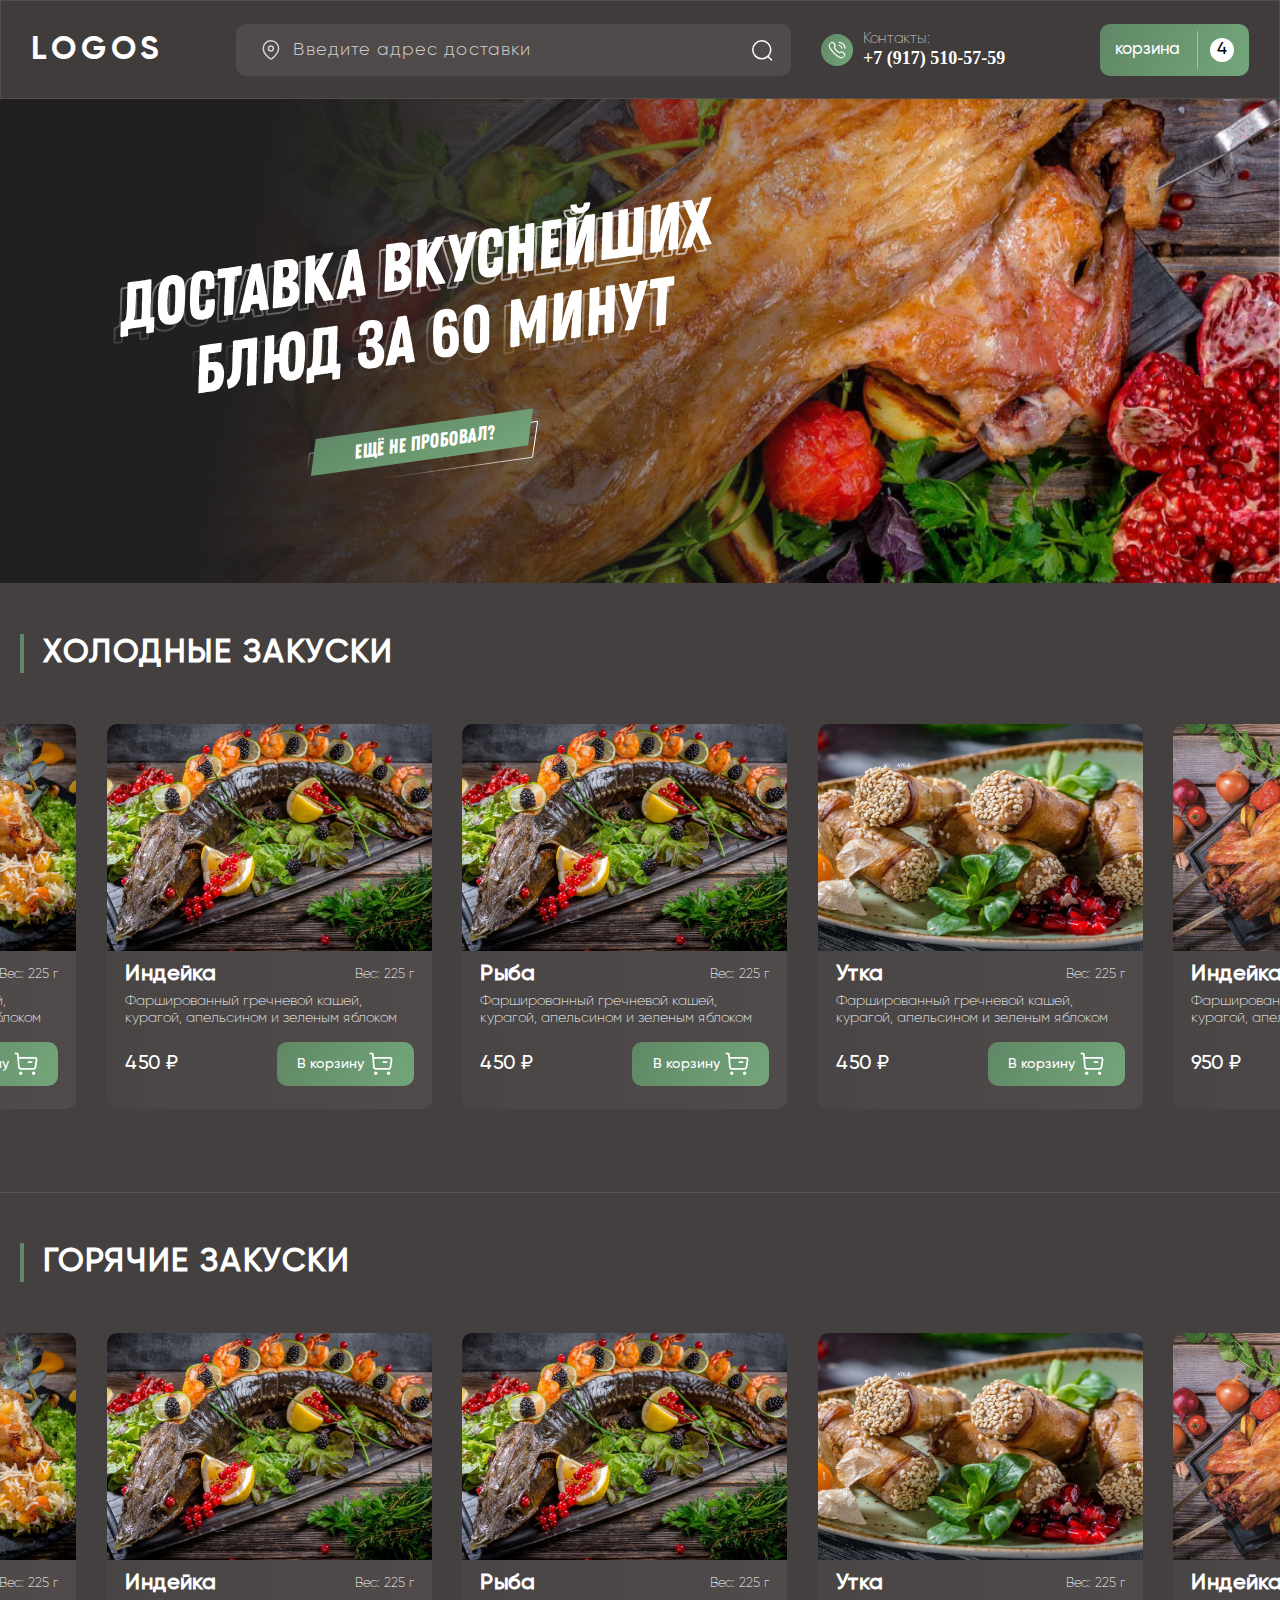
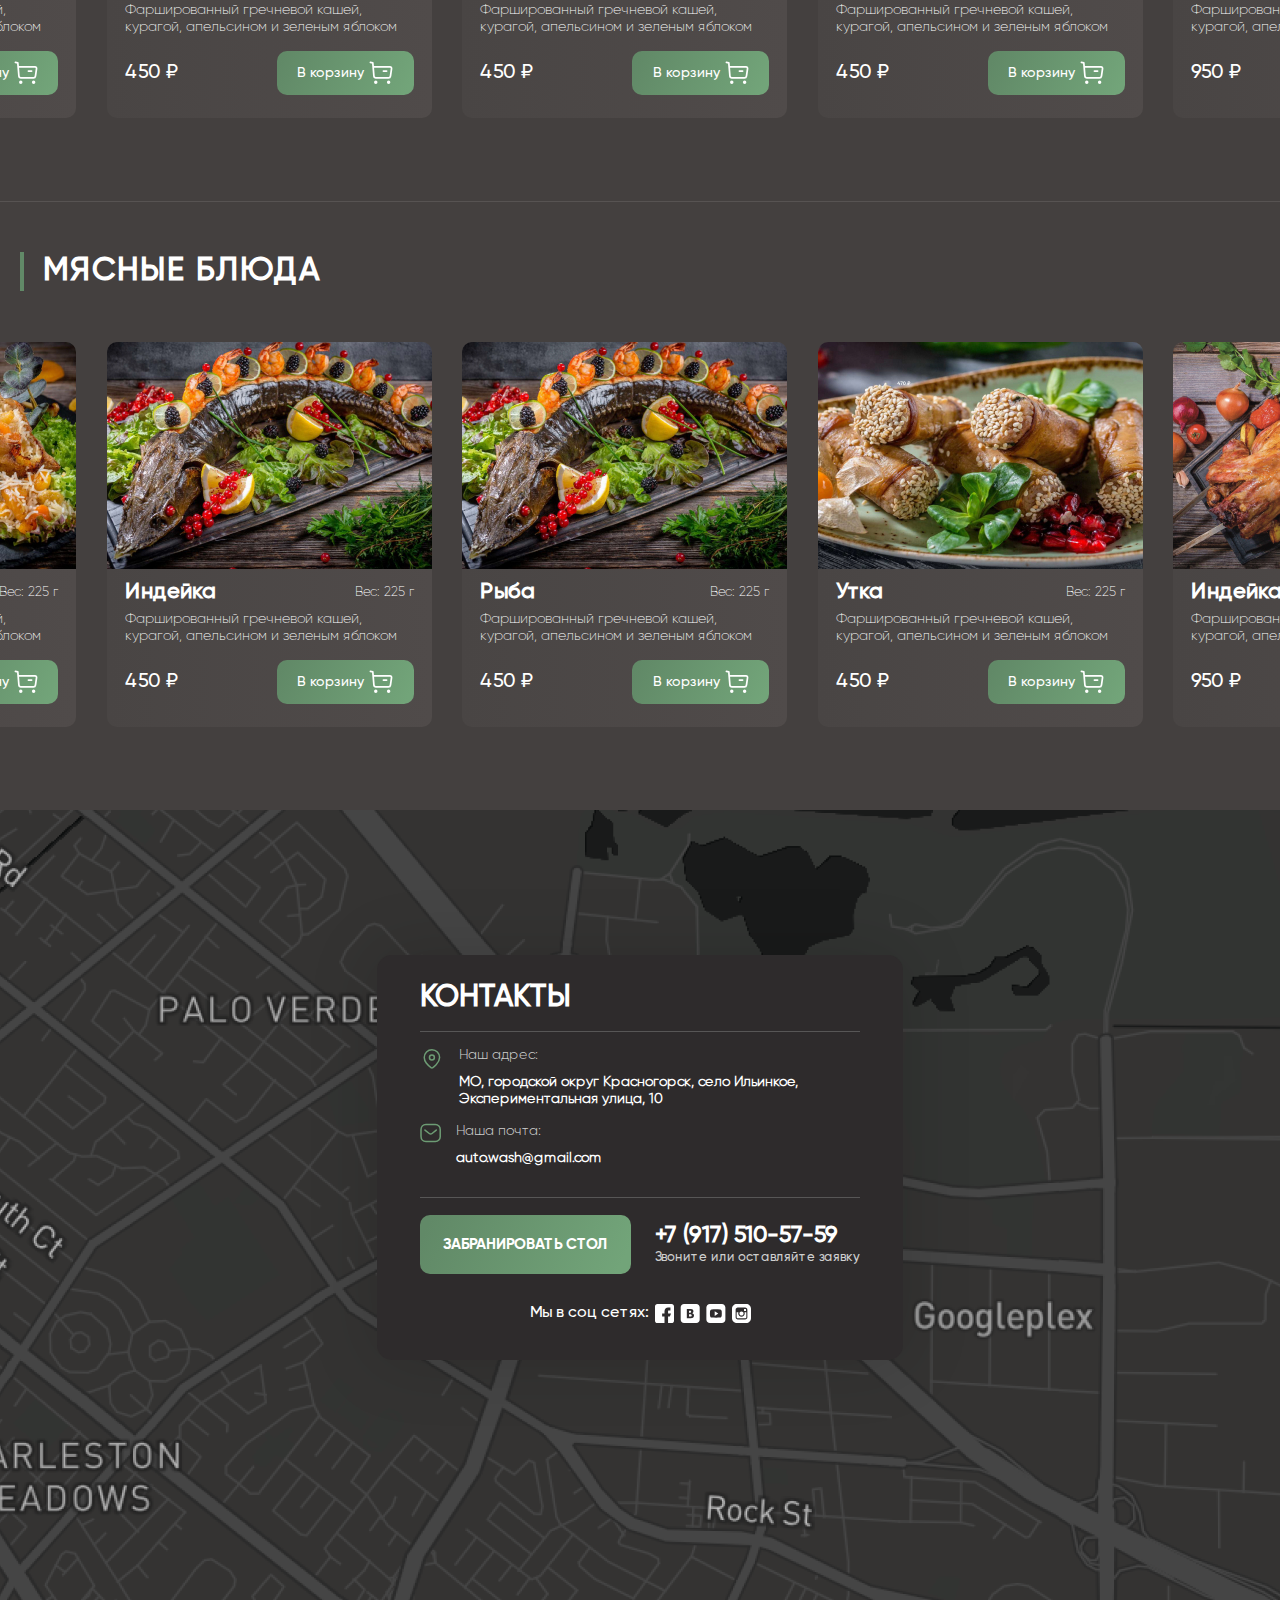
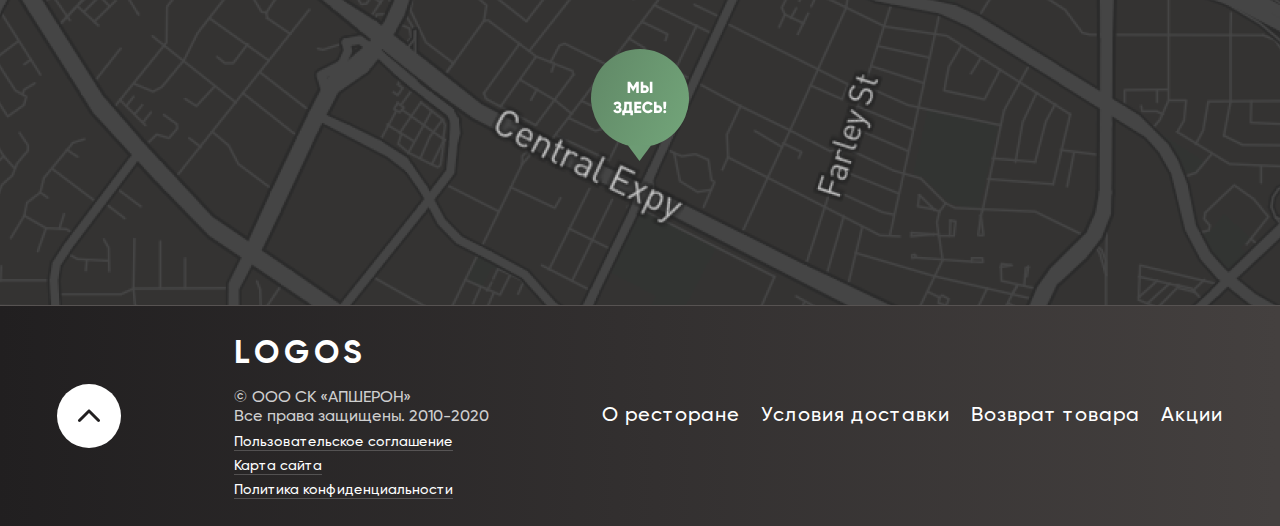
<file: index.html>
<!DOCTYPE html>
<html lang="en">
<head>
    <meta charset="UTF-8">
    <meta http-equiv="X-UA-Compatible" content="IE=edge">
    <meta name="viewport" content="width=device-width, initial-scale=1.0">
    <title>Ресторан</title>

    
    <link rel="stylesheet" href="css/style.css">
    <link rel="stylesheet" href="css/slider.css">
    <link rel="stylesheet" href="css/adaptive.css">

    <link
			rel="stylesheet"
			href="https://cdnjs.cloudflare.com/ajax/libs/OwlCarousel2/2.3.4/assets/owl.carousel.min.css"
			integrity="sha512-tS3S5qG0BlhnQROyJXvNjeEM4UpMXHrQfTGmbQ1gKmelCxlSEBUaxhRBj/EFTzpbP4RVSrpEikbmdJobCvhE3g=="
			crossorigin="anonymous"
			referrerpolicy="no-referrer"
		/>
	<link
			rel="stylesheet"
			href="https://cdnjs.cloudflare.com/ajax/libs/OwlCarousel2/2.3.4/assets/owl.theme.default.css"
			integrity="sha512-OTcub78R3msOCtY3Tc6FzeDJ8N9qvQn1Ph49ou13xgA9VsH9+LRxoFU6EqLhW4+PKRfU+/HReXmSZXHEkpYoOA=="
			crossorigin="anonymous"
			referrerpolicy="no-referrer"
		/>

    <script src="https://code.jquery.com/jquery-3.6.1.min.js"defer></script>
    <script src="https://cdnjs.cloudflare.com/ajax/libs/OwlCarousel2/2.3.4/owl.carousel.min.js" defer></script>
    <script src="js/script.js" defer></script>
    
</head>
<body>

    <header>

        <div class="header-top"">
            <div class="header-inner">
                
                <div class="search-contacts">
                    <div class="logo">
                        <h1>logos</h1>
                    </div>

                    <form class="input-block">
                        <img src="img/svg-icons/Location.svg" alt="img">
                        <input class="input" type="text" placeholder="Введите адрес доставки">
                        <img class="search-icon" src="img/svg-icons/Search.svg" alt="img">
                    </form>

                    <div class="contact-block">
                        <img src="img/svg-icons/Calling.svg" alt="img">
                        <div class="contact">
                            <span>Контакты:</span>
                            <a href="#">+7 (917) 510-57-59</a>
                        </div>
                    </div>
                </div>
                <div class="basket">
                      <span>корзина</span>
                      <div class="amount">
                            <span>4</span>
                      </div>
                </div>    
            </div>
        </div>
        <div class="header-top-adaptive">
            <div class="header-adaptive-inner">
                <img class="burger-menu" src="img/svg-icons/burger.svg" alt="img">
                <div class="logo" style="margin: 0;">
                    <h1>logos</h1>
                </div>
                <a href="#" class="basket-adaptive">
                    <img src="img/svg-icons/Buy.svg" alt="img">
                    <span>корзина</span>
                </a>
            </div>
            <form class="input-block" style="margin: 0;">
                <img src="img/svg-icons/Location.svg" alt="img">
                <input class="input" type="text" placeholder="Введите адрес доставки">
                <img class="search-icon" src="img/svg-icons/Search.svg" alt="img">
            </form>
        </div>


        <div class="header_wrapper" style="background-image: url(img/header-img.png);">
            <div class="header-gradient">
                <div class="header-content">
                    <div class="text-content">
                        <img class="text-shadow" src="img/svg-icons/text-shadow.svg" alt="">
                    <img class="text" src="img/svg-icons/text.svg" alt="">
                    </div>
        
                    <div class="header-button">
                        <span class="button-text">Ещё не пробовал?</span>
                        <img class="button-el1" src="img/svg-icons/Rectangle 20.svg" alt="">
                        <img class="button-el2" src="img/svg-icons/Rectangle 19.svg" alt="">
                    </div>
                    
                </div>
            </div>
        </div>

    </header>

    <main>
        <section class="section-1">

            <div class="categoties">
                <div class="links">
                    <ul>
                        <a href="#">Холодные закуски</a>
                        <a href="#">Горячие закуски</a>
                        <a href="#">Мясные блюда</a>
                        <a href="#">Супы</a>
                        <a href="#">Рыбные блюда</a>
                        <a href="#">Гриль меню</a>
                        <a href="#">Фирменные блюда</a>
                        <a href="#">Напитки</a>
                    </ul>
                </div>
            </div>

            <div class="title-block fch">
                <h2 class="title">Холодные закуски</h2>
            </div>

            <div class="owl-carousel" >

                <div class="card">
                    <div class="card-image">
                        <img src="img/slider_images/menu 1-1.jpg" alt="img">
                    </div>
                    <div class="card-content">
                        <div class="card-title">
                            <h2>Рыба</h2>
                            <span>Вес: 225 г</span>
                        </div>
                        <div class="card-description">
                            Фаршированный гречневой кашей, 
                                курагой, апельсином и зеленым яблоком
                        </div>
                        <div class="card-buttons">
                            <span>450 ₽</span>
                            <a href="pages/card_product.html" class="basket-btn">
                                <span>В корзину</span>
                                <img src="img/svg-icons/Buy.svg" alt="img" style="width: 24px; height: 24px;">
                            </a>
                        </div>
                    </div>
                </div>
                <div class="card">
                    <div class="card-image">
                        <img src="img/slider_images/menu 1-2.jpg" alt="img">
                    </div>
                    <div class="card-content">
                        <div class="card-title">
                            <h2>Утка</h2>
                            <span>Вес: 225 г</span>
                        </div>
                        <div class="card-description">
                            Фаршированный гречневой кашей, 
                                курагой, апельсином и зеленым яблоком
                        </div>
                        <div class="card-buttons">
                            <span>450 ₽</span>
                            <a href="pages/card_product.html" class="basket-btn">
                                <span>В корзину</span>
                                <img src="img/svg-icons/Buy.svg" alt="img" style="width: 24px; height: 24px;">
                            </a>
                        </div>
                    </div>
                </div>
                <div class="card">
                    <div class="card-image">
                        <img src="img/slider_images/menu 1-3.jpg" alt="img">
                    </div>
                    <div class="card-content">
                        <div class="card-title">
                            <h2>Индейка</h2>
                            <span>Вес: 225 г</span>
                        </div>
                        <div class="card-description">
                            Фаршированный гречневой кашей, 
                                курагой, апельсином и зеленым яблоком
                        </div>
                        <div class="card-buttons">
                            <span>950 ₽</span>
                            <a href="pages/card_product.html" class="basket-btn">
                                <span>В корзину</span>
                                <img src="img/svg-icons/Buy.svg" alt="img" style="width: 24px; height: 24px;">
                            </a>
                        </div>
                    </div>
                </div>
                <div class="card">
                    <div class="card-image">
                        <img src="img/slider_images/menu 1.jpg" alt="img">
                    </div>
                    <div class="card-content">
                        <div class="card-title">
                            <h2>Индейка</h2>
                            <span>Вес: 225 г</span>
                        </div>
                        <div class="card-description">
                            Фаршированный гречневой кашей, 
                                курагой, апельсином и зеленым яблоком
                        </div>
                        <div class="card-buttons">
                            <span>7140 ₽</span>
                            <a href="pages/card_product.html" class="basket-btn">
                                <span>В корзину</span>
                                <img src="img/svg-icons/Buy.svg" alt="img" style="width: 24px; height: 24px;">
                            </a>
                        </div>
                    </div>
                </div>
                <div class="card">
                    <div class="card-image">
                        <img src="img/slider_images/menu 1-1.jpg" alt="img">
                    </div>
                    <div class="card-content">
                        <div class="card-title">
                            <h2>Индейка</h2>
                            <span>Вес: 225 г</span>
                        </div>
                        <div class="card-description">
                            Фаршированный гречневой кашей, 
                                курагой, апельсином и зеленым яблоком
                        </div>
                        <div class="card-buttons">
                            <span>450 ₽</span>
                            <a href="pages/card_product.html" class="basket-btn">
                                <span>В корзину</span>
                                <img src="img/svg-icons/Buy.svg" alt="img" style="width: 24px; height: 24px;">
                            </a>
                        </div>
                    </div>
                </div>

            </div>
        </section>

        <section class="section-snacks">

            <div class="title-block">
                <h2 class="title">ГОРЯЧИЕ ЗАКУСКИ</h2>
            </div>

            <div class="owl-carousel" >

                <div class="card">
                    <div class="card-image">
                        <img src="img/slider_images/menu 1-1.jpg" alt="img">
                    </div>
                    <div class="card-content">
                        <div class="card-title">
                            <h2>Рыба</h2>
                            <span>Вес: 225 г</span>
                        </div>
                        <div class="card-description">
                            Фаршированный гречневой кашей, 
                                курагой, апельсином и зеленым яблоком
                        </div>
                        <!-- <div class="card-buttons">
                            <div class="minus buttons">-</div>
                            <span>450 ₽</span>
                            <div class="plus buttons">+</div>
                        </div> -->

                        <div class="card-buttons">
                            <span>450 ₽</span>
                            <a href="pages/card_product.html" class="basket-btn">
                                <span>В корзину</span>
                                <img src="img/svg-icons/Buy.svg" alt="img" style="width: 24px; height: 24px;">
                            </a>
                        </div>
                    </div>
                </div>
                <div class="card">
                    <div class="card-image">
                        <img src="img/slider_images/menu 1-2.jpg" alt="img">
                    </div>
                    <div class="card-content">
                        <div class="card-title">
                            <h2>Утка</h2>
                            <span>Вес: 225 г</span>
                        </div>
                        <div class="card-description">
                            Фаршированный гречневой кашей, 
                                курагой, апельсином и зеленым яблоком
                        </div>
                        <!-- <div class="card-buttons">
                            <div class="minus buttons">-</div>
                            <span>450 ₽</span>
                            <div class="plus buttons">+</div>
                        </div> -->

                        <div class="card-buttons">
                            <span>450 ₽</span>
                            <a href="pages/card_product.html" class="basket-btn">
                                <span>В корзину</span>
                                <img src="img/svg-icons/Buy.svg" alt="img" style="width: 24px; height: 24px;">
                            </a>
                        </div>
                    </div>
                </div>
                <div class="card">
                    <div class="card-image">
                        <img src="img/slider_images/menu 1-3.jpg" alt="img">
                    </div>
                    <div class="card-content">
                        <div class="card-title">
                            <h2>Индейка</h2>
                            <span>Вес: 225 г</span>
                        </div>
                        <div class="card-description">
                            Фаршированный гречневой кашей, 
                                курагой, апельсином и зеленым яблоком
                        </div>
                        <!-- <div class="card-buttons">
                            <div class="minus buttons">-</div>
                            <span>450 ₽</span>
                            <div class="plus buttons">+</div>
                        </div> -->

                        <div class="card-buttons">
                            <span>950 ₽</span>
                            <a href="pages/card_product.html" class="basket-btn">
                                <span>В корзину</span>
                                <img src="img/svg-icons/Buy.svg" alt="img" style="width: 24px; height: 24px;">
                            </a>
                        </div>
                    </div>
                </div>
                <div class="card">
                    <div class="card-image">
                        <img src="img/slider_images/menu 1.jpg" alt="img">
                    </div>
                    <div class="card-content">
                        <div class="card-title">
                            <h2>Индейка</h2>
                            <span>Вес: 225 г</span>
                        </div>
                        <div class="card-description">
                            Фаршированный гречневой кашей, 
                                курагой, апельсином и зеленым яблоком
                        </div>
                        <div class="card-buttons">
                            <span>7140 ₽</span>
                            <a href="pages/card_product.html" class="basket-btn">
                                <span>В корзину</span>
                                <img src="img/svg-icons/Buy.svg" alt="img" style="width: 24px; height: 24px;">
                            </a>
                        </div>
                    </div>
                </div>
                <div class="card">
                    <div class="card-image">
                        <img src="img/slider_images/menu 1-1.jpg" alt="img">
                    </div>
                    <div class="card-content">
                        <div class="card-title">
                            <h2>Индейка</h2>
                            <span>Вес: 225 г</span>
                        </div>
                        <div class="card-description">
                            Фаршированный гречневой кашей, 
                                курагой, апельсином и зеленым яблоком
                        </div>
                        <div class="card-buttons">
                            <span>450 ₽</span>
                            <a href="pages/card_product.html" class="basket-btn">
                                <span>В корзину</span>
                                <img src="img/svg-icons/Buy.svg" alt="img" style="width: 24px; height: 24px;">
                            </a>
                        </div>
                    </div>
                </div>

            </div>
        </section>

        <section class="section-snacks last-snack-section">

            <div class="title-block">
                <h2 class="title">Мясные блюда</h2>
            </div>

            <div class="owl-carousel" >

                <div class="card">
                    <div class="card-image">
                        <img src="img/slider_images/menu 1-1.jpg" alt="img">
                    </div>
                    <div class="card-content">
                        <div class="card-title">
                            <h2>Рыба</h2>
                            <span>Вес: 225 г</span>
                        </div>
                        <div class="card-description">
                            Фаршированный гречневой кашей, 
                                курагой, апельсином и зеленым яблоком
                        </div>
                        <!-- <div class="card-buttons">
                            <div class="minus buttons">-</div>
                            <span>450 ₽</span>
                            <div class="plus buttons">+</div>
                        </div> -->

                        <div class="card-buttons">
                            <span>450 ₽</span>
                            <a href="pages/card_product.html" class="basket-btn">
                                <span>В корзину</span>
                                <img src="img/svg-icons/Buy.svg" alt="img" style="width: 24px; height: 24px;">
                            </a>
                        </div>
                    </div>
                </div>
                <div class="card">
                    <div class="card-image">
                        <img src="img/slider_images/menu 1-2.jpg" alt="img">
                    </div>
                    <div class="card-content">
                        <div class="card-title">
                            <h2>Утка</h2>
                            <span>Вес: 225 г</span>
                        </div>
                        <div class="card-description">
                            Фаршированный гречневой кашей, 
                                курагой, апельсином и зеленым яблоком
                        </div>
                        <div class="card-buttons">
                            <span>450 ₽</span>
                            <a href="pages/card_product.html" class="basket-btn">
                                <span>В корзину</span>
                                <img src="img/svg-icons/Buy.svg" alt="img" style="width: 24px; height: 24px;">
                            </a>
                        </div>
                    </div>
                </div>
                <div class="card">
                    <div class="card-image">
                        <img src="img/slider_images/menu 1-3.jpg" alt="img">
                    </div>
                    <div class="card-content">
                        <div class="card-title">
                            <h2>Индейка</h2>
                            <span>Вес: 225 г</span>
                        </div>
                        <div class="card-description">
                            Фаршированный гречневой кашей, 
                                курагой, апельсином и зеленым яблоком
                        </div>
                        <div class="card-buttons">
                            <span>950 ₽</span>
                            <a href="pages/card_product.html" class="basket-btn">
                                <span>В корзину</span>
                                <img src="img/svg-icons/Buy.svg" alt="img" style="width: 24px; height: 24px;">
                            </a>
                        </div>
                    </div>
                </div>
                <div class="card">
                    <div class="card-image">
                        <img src="img/slider_images/menu 1.jpg" alt="img">
                    </div>
                    <div class="card-content">
                        <div class="card-title">
                            <h2>Индейка</h2>
                            <span>Вес: 225 г</span>
                        </div>
                        <div class="card-description">
                            Фаршированный гречневой кашей, 
                                курагой, апельсином и зеленым яблоком
                        </div>
                        <div class="card-buttons">
                            <span>7140 ₽</span>
                            <a href="pages/card_product.html" class="basket-btn">
                                <span>В корзину</span>
                                <img src="img/svg-icons/Buy.svg" alt="img" style="width: 24px; height: 24px;">
                            </a>
                        </div>
                    </div>
                </div>
                <div class="card">
                    <div class="card-image">
                        <img src="img/slider_images/menu 1-1.jpg" alt="img">
                    </div>
                    <div class="card-content">
                        <div class="card-title">
                            <h2>Индейка</h2>
                            <span>Вес: 225 г</span>
                        </div>
                        <div class="card-description">
                            Фаршированный гречневой кашей, 
                                курагой, апельсином и зеленым яблоком
                        </div>
                        <div class="card-buttons">
                            <span>450 ₽</span>
                            <a href="pages/card_product.html" class="basket-btn">
                                <span>В корзину</span>
                                <img src="img/svg-icons/Buy.svg" alt="img" style="width: 24px; height: 24px;">
                            </a>
                        </div>
                    </div>
                </div>

            </div>

            <div class="our-cafe-bcimg">

                <div class="our-cafe-block">
                    <div class="text-our-cafe">
                        <h2>Наше кафе</h2>
    
                        <p>Мы расположены в одном из самых живописных мест города — на берегу реки, это ваш оазис в черте города, куда можно сбежать от шумного и пыльного мегаполиса. Мы, действительно уникальные, ведь все продумано до мелочей: проект построен из дикого закарпатского сруба, камин в основном зале ресторана и панорамные окна с видом на реку, уютные беседки на берегу реки и лучшая видовая террасса, шатер с посадкой на 200 человек, сказочный детский домик и бассейн.</p>
    
                        <div class="button-our-cafe"><a href="#">Посмотреть меню</a></div>
                    </div>
    
                    <div class="content-our-cafe">

                        <a class="block-our-cafe" href="#">
                                <img src="img/svg-icons/onion 1.svg" alt="img">
                                <span>Свежайшие продукты</span>
                        </a>
    
                        <a class="block-our-cafe" href="#">
                                <img src="img/svg-icons/Vector.svg" alt="img">
                                <span>Быстрая доставка</span>
                        </a>
    
                        <a class="block-our-cafe" href="#">
                                <img src="img/svg-icons/chef 1.svg" alt="img">
                                <span>Лучшие повора</span>
                        </a>
    
                        <a class="block-our-cafe" href="#">
                                <img src="img/svg-icons/onion 1.svg" alt="img">
                                <span>Свежайшие продукты</span>
                        </a>
                    </div>
                </div>
                
            </div>

            <div class="section-contacts">
                <div class="contacts_container">
                    <div class="contacts_block">
                        <h2 class="contact_title">Контакты</h2>
                        <div class="address">
                            <img src="img/svg-icons/Location-green.svg" alt="img">
                            <div class="address_text">
                                <p class="p">Наш адрес:</p>
                                <h3 class="h3">МО, городской округ Красногорск, село Ильинкое, Экспериментальная улица, 10</h3>
                            </div>
                        </div>
    
                        <div class="address under-line">
                            <img src="img/svg-icons/Message.svg" alt="img">
                            <div class="address_text">
                                <p class="p">Наша почта:</p>
                                <h3 class="h3">auto.wash@gmail.com</h3>
                            </div>
                        </div>
                        
                        <div class="submit_networks">
                            <div class="submit-block">
                                <a class="qwe" href="#">Забранировать стол</a>
                                <a class="qwe2" href="#">ПРОЛОЖИТЬ МАРШРУТ</a>
                                <div class="tel-number">
                                    <h2>+7 (917) 510-57-59</h2>
                                    <p>Звоните или оставляйте заявку</p>
                                </div>
                            </div>
    
                            <div class="social_network">
                                <p>Мы в соц сетях:</p>
                                <a href="#"><img src="img/svg-icons/facebook.svg" alt="img"></a>
                                <a href="#"><img src="img/svg-icons/vkontacte.svg" alt="img"></a>
                                <a href="#"><img src="img/svg-icons/youtube.svg" alt="img"></a>
                                <a href="#"><img src="img/svg-icons/instagram.svg" alt="img"></a>
                            </div>
                        </div>

                    </div>
                    
                    <img src="img/svg-icons/we-here.svg" alt="img">
                </div>
            </div>
        </section>
    </main>

    <footer>
        <div class="footer-container">
            <a href="#" class="arrow">
                <img src="img/svg-icons/Arrow 4.svg" alt="img">
            </a>

            <div class="footer_content">
                <div class="logo">
                    <h1>logos</h1>
                </div>

                <p>© ООО СК «АПШЕРОН» <br>
                    Все права защищены. 2010-2020</p>

                <a href="#">Пользовательское соглашение</a>
                <a href="#">Карта сайта</a>
                <a href="#">Политика конфиденциальности</a>
            </div>

            <div class="foot_links">
                <ul>
                    <a href="#">О ресторане</a>
                    <a href="#">Условия доставки</a>
                    <a href="#">Возврат товара</a>
                    <a href="#">Акции</a>
                </ul>
            </div>
        </div>

        <div class="footer-container-adaptive">
            <a href="#" class="arrow">
                <img src="img/svg-icons/Arrow 4.svg" alt="img">
            </a>

            <div class="footer_content">
                <div class="logo">
                    <h1>logos</h1>
                </div>

                <p>© ООО СК «АПШЕРОН» <br>
                    Все права защищены. 2010-2020</p>

                <a href="#">Пользовательское соглашение</a>
                <a href="#">Карта сайта</a>
                <a href="#">Политика конфиденциальности</a>
            </div>
        </div>
    </footer>
</body>
</html>
</file>
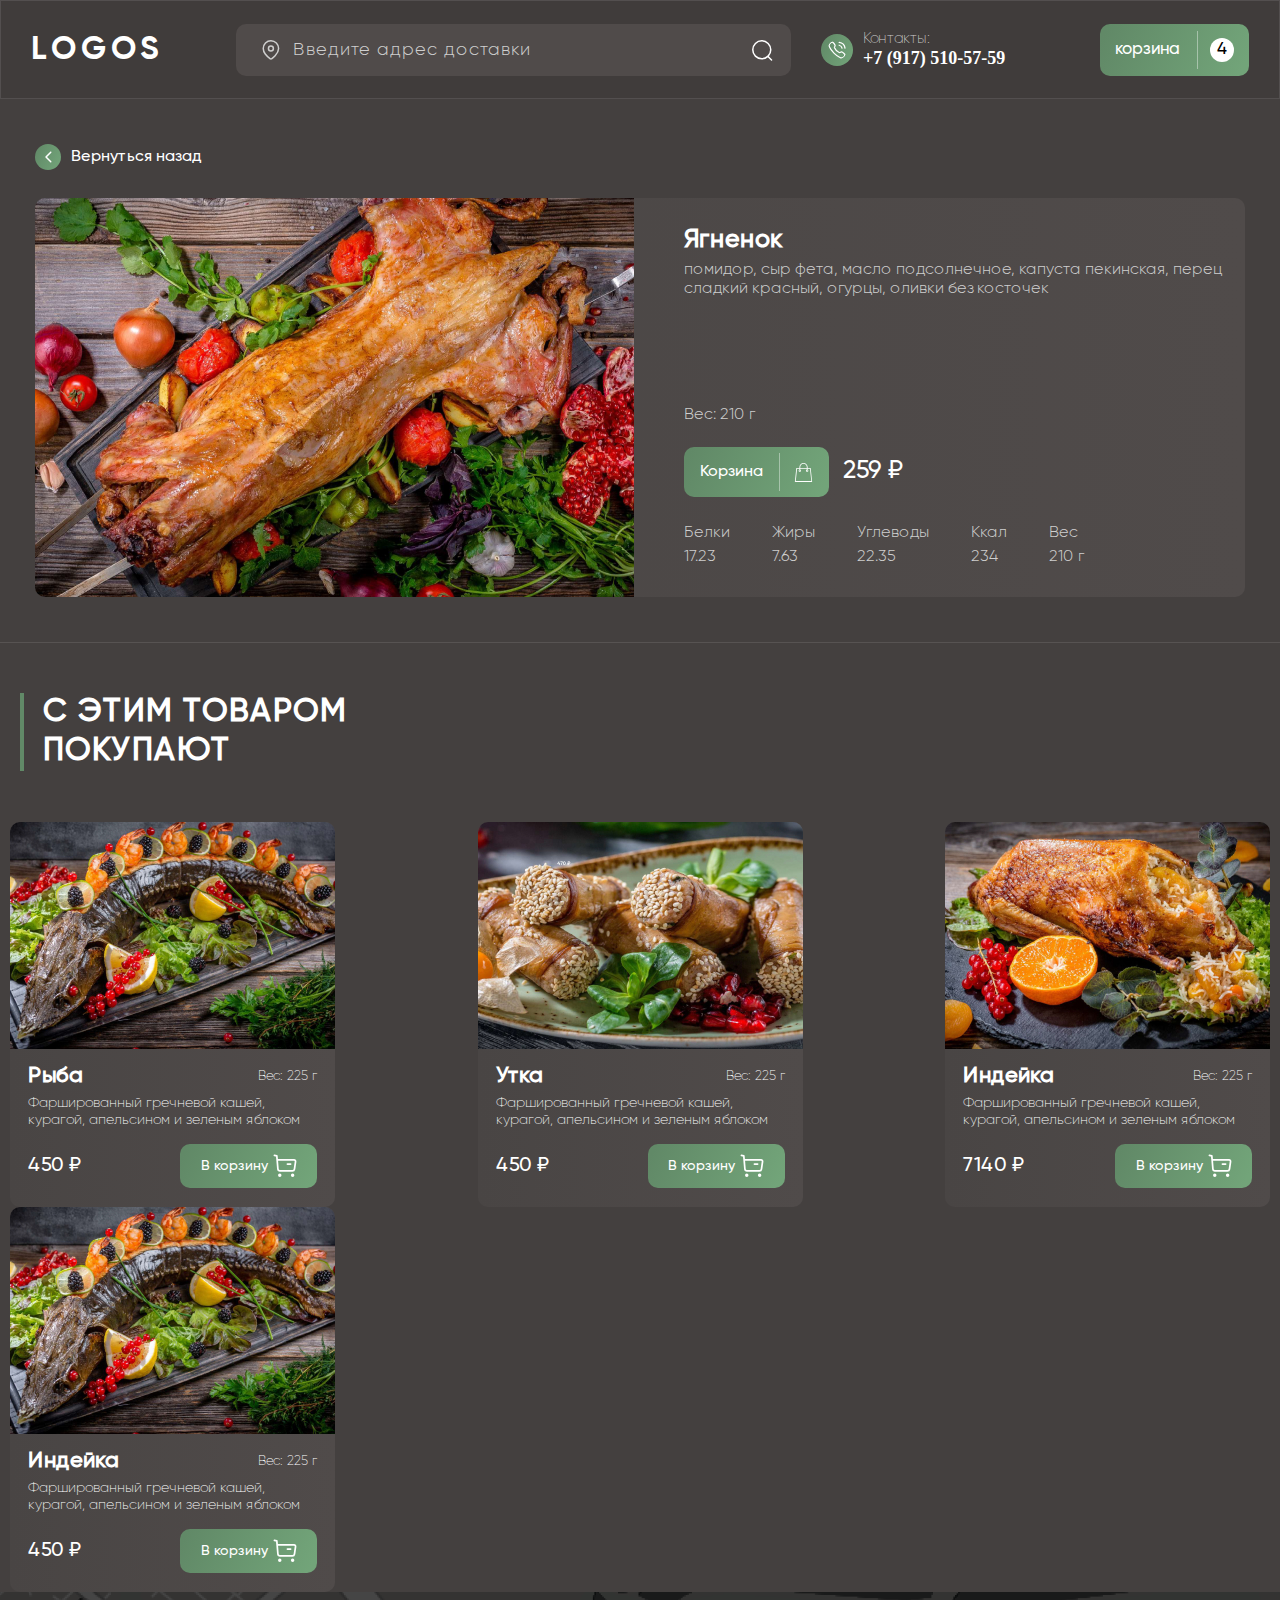
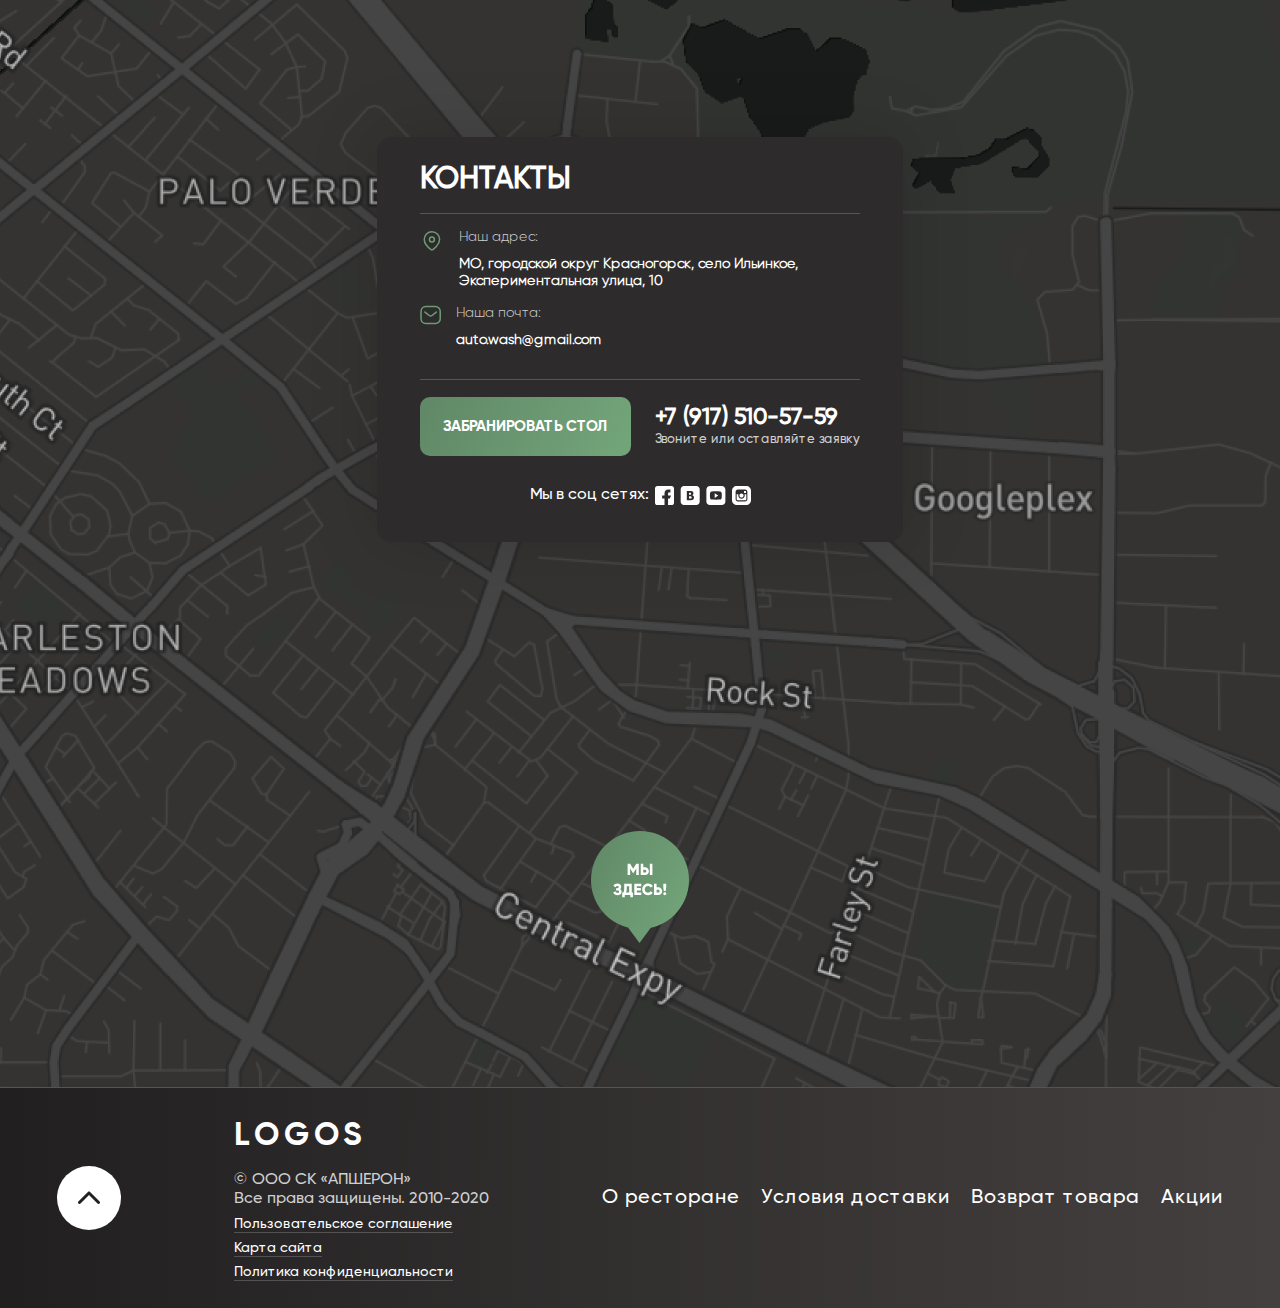
<file: pages/card_product.html>
<!DOCTYPE html>
<html lang="en">
<head>
    <meta charset="UTF-8">
    <meta http-equiv="X-UA-Compatible" content="IE=edge">
    <meta name="viewport" content="width=device-width, initial-scale=1.0">
    <title>Document</title>

    <link rel="stylesheet" href="../css/style.css">
    <link rel="stylesheet" href="../css/slider.css">
    <link rel="stylesheet" href="../css/page2_style.css">
    <link rel="stylesheet" href="../css/adaptive.css">
    
</head>
<body>
    <header>
        <div class="header-top">
            <div class="header-inner">
                
                <div class="search-contacts">
                    <div class="logo">
                        <h1>logos</h1>
                    </div>

                    <form class="input-block">
                        <img src="../img/svg-icons/Location.svg" alt="img">
                        <input class="input" type="text" placeholder="Введите адрес доставки">
                        <img class="search-icon" src="../img/svg-icons/Search.svg" alt="img">
                    </form>

                    <div class="contact-block">
                        <img src="../img/svg-icons/Calling.svg" alt="img">
                        <div class="contact">
                            <span>Контакты:</span>
                            <a href="#">+7 (917) 510-57-59</a>
                        </div>
                    </div>
                </div>
                <div class="basket">
                      <span>корзина</span>
                      <div class="amount">
                            <span>4</span>
                      </div>
                </div>    
            </div>
        </div>
        <div class="header-top-adaptive">
            <div class="header-adaptive-inner">
                <img class="burger-menu" src="../img/svg-icons/burger.svg" alt="img">
                <div class="logo" style="margin: 0;">
                    <h1>logos</h1>
                </div>
                <a href="#" class="basket-adaptive">
                    <img src="../img/svg-icons/Buy.svg" alt="img">
                    <span>корзина</span>
                </a>
            </div>
            <form class="input-block" style="margin: 0;">
                <img src="../img/svg-icons/Location.svg" alt="img">
                <input class="input" type="text" placeholder="Введите адрес доставки">
                <img class="search-icon" src="../img/svg-icons/Search.svg" alt="img">
            </form>
        </div>
    </header>
    <main>
        <section class="section-1 no-padding-sect-1">
            <div class="categoties">
                <div class="links">
                    <ul>
                        <a href="#">Холодные закуски</a>
                        <a href="#">Горячие закуски</a>
                        <a href="#">Мясные блюда</a>
                        <a href="#">Супы</a>
                        <a href="#">Рыбные блюда</a>
                        <a href="#">Гриль меню</a>
                        <a href="#">Фирменные блюда</a>
                        <a href="#">Напитки</a>
                    </ul>
                </div>
            </div>
            <div class="card_container">
                <div class="come_back-button">
                    <a href="../index.html" class="arrow-back">
                        <img src="../img/svg-icons/Arrow 6.svg" alt="img">
                    </a>
                    <p>Вернуться назад</p>
                </div>
                <div class="card-page-2">    
                    <img class="card-img" src="../img/slider_images/Rectangle 7.png" alt="img">
                    <div class="card-container">
                        <div>
                            <h2>Ягненок</h2>
                        <p>помидор, сыр фета, масло подсолнечное, капуста пекинская, 
                            перец сладкий красный, огурцы, оливки без косточек</p>
                        </div>
                        <div class="card_container_2">
                                <p>Вес: 210 г</p>
                            <div class="card_button">
                                <a href="#" class="basket_block">
                                    <span>Корзина</span>
                                    <img src="../img/svg-icons/buy-2.svg" alt="img">
                                </a>
                                <span class="card-price">259 ₽</span>
                            </div>
                            <div class="food_content">
                                <div class="food_content_1">
                                    <ul>
                                        <li>
                                            <p>Белки</p>
                                            <p>17.23</p>
                                        </li>
                                        <li>
                                            <p>Жиры</p>
                                            <p>7.63</p>
                                        </li>
                                        <li>
                                            <p>Углеводы</p>
                                            <p>22.35</p>
                                        </li>
                                        <li>
                                            <p>Ккал</p>
                                            <p>234</p>
                                        </li>
                                        <li>
                                            <p>Вес</p>
                                            <p>210 г</p>
                                        </li>
                                    </ul>
                                </div>
                            </div>
                        </div>
                    </div>
                </div>
            </div>
        </section>
        <section class="section-snacks">
            <div class="title-block">
                <h2 class="title">С ЭТИМ ТОВАРОМ ПОКУПАЮТ</h2>
            </div>
            <div class="buy-wiyh-this-product" >

                <div class="card no-margin-card">
                    <div class="card-image">
                        <img src="../img/slider_images/menu 1-1.jpg" alt="img">
                    </div>
                    <div class="card-content">
                        <div class="card-title">
                            <h2>Рыба</h2>
                            <span>Вес: 225 г</span>
                        </div>
                        <div class="card-description">
                            Фаршированный гречневой кашей, 
                                курагой, апельсином и зеленым яблоком
                        </div>
                        <div class="card-buttons">
                            <span>450 ₽</span>
                            <div class="basket-btn">
                                <span>В корзину</span>
                                <img src="../img/svg-icons/Buy.svg" alt="img" style="width: 24px; height: 24px;">
                            </div>
                        </div>
                    </div>
                </div>
                <div class="card no-margin-card">
                    <div class="card-image">
                        <img src="../img/slider_images/menu 1-2.jpg" alt="img">
                    </div>
                    <div class="card-content">
                        <div class="card-title">
                            <h2>Утка</h2>
                            <span>Вес: 225 г</span>
                        </div>
                        <div class="card-description">
                            Фаршированный гречневой кашей, 
                                курагой, апельсином и зеленым яблоком
                        </div>
                        <div class="card-buttons">
                            <span>450 ₽</span>
                            <div class="basket-btn">
                                <span>В корзину</span>
                                <img src="../img/svg-icons/Buy.svg" alt="img" style="width: 24px; height: 24px;">
                            </div>
                        </div>
                    </div>
                </div>
                <div class="card no-margin-card">
                    <div class="card-image">
                        <img src="../img/slider_images/menu 1.jpg" alt="img">
                    </div>
                    <div class="card-content">
                        <div class="card-title">
                            <h2>Индейка</h2>
                            <span>Вес: 225 г</span>
                        </div>
                        <div class="card-description">
                            Фаршированный гречневой кашей, 
                                курагой, апельсином и зеленым яблоком
                        </div>
                        <div class="card-buttons">
                            <span>7140 ₽</span>
                            <div class="basket-btn">
                                <span>В корзину</span>
                                <img src="../img/svg-icons/Buy.svg" alt="img" style="width: 24px; height: 24px;">
                            </div>
                        </div>
                    </div>
                </div>
                <div class="card no-margin-card">
                    <div class="card-image">
                        <img src="../img/slider_images/menu 1-1.jpg" alt="img">
                    </div>
                    <div class="card-content">
                        <div class="card-title">
                            <h2>Индейка</h2>
                            <span>Вес: 225 г</span>
                        </div>
                        <div class="card-description">
                            Фаршированный гречневой кашей, 
                                курагой, апельсином и зеленым яблоком
                        </div>
                        <div class="card-buttons">
                            <span>450 ₽</span>
                            <div class="basket-btn">
                                <span>В корзину</span>
                                <img src="../img/svg-icons/Buy.svg" alt="img" style="width: 24px; height: 24px;">
                            </div>
                        </div>
                    </div>
                </div>
            </div>
            <div class="section-contacts">
                <div class="contacts_container">
                    <div class="contacts_block">
                        <h2 class="contact_title">Контакты</h2>
                        <div class="address">
                            <img src="../img/svg-icons/Location-green.svg" alt="img">
                            <div class="address_text">
                                <p class="p">Наш адрес:</p>
                                <h3 class="h3">МО, городской округ Красногорск, село Ильинкое, Экспериментальная улица, 10</h3>
                            </div>
                        </div>
                        <div class="address under-line">
                            <img src="../img/svg-icons/Message.svg" alt="img">
                            <div class="address_text">
                                <p class="p">Наша почта:</p>
                                <h3 class="h3">auto.wash@gmail.com</h3>
                            </div>
                        </div>
                        <div class="submit_networks">
                            <div class="submit-block">
                                <a class="qwe" href="#">Забранировать стол</a>
                                <a class="qwe2" href="#">ПРОЛОЖИТЬ МАРШРУТ</a>
                                <div class="tel-number">
                                    <h2>+7 (917) 510-57-59</h2>
                                    <p>Звоните или оставляйте заявку</p>
                                </div>
                            </div>
                            <div class="social_network">
                                <p>Мы в соц сетях:</p>
                                <a href="#"><img src="../img/svg-icons/facebook.svg" alt="img"></a>
                                <a href="#"><img src="../img/svg-icons/vkontacte.svg" alt="img"></a>
                                <a href="#"><img src="../img/svg-icons/youtube.svg" alt="img"></a>
                                <a href="#"><img src="../img/svg-icons/instagram.svg" alt="img"></a>
                            </div>
                        </div>
                    </div>
                    <img src="../img/svg-icons/we-here.svg" alt="img">
                </div>
            </div>
        </section>
        <footer>
            <div class="footer-container">
                <a href="#" class="arrow">
                    <img src="../img/svg-icons/Arrow 4.svg" alt="img">
                </a>
    
                <div class="footer_content">
                    <div class="logo">
                        <h1>logos</h1>
                    </div>
    
                    <p>© ООО СК «АПШЕРОН» <br>
                        Все права защищены. 2010-2020</p>
    
                    <a href="#">Пользовательское соглашение</a>
                    <a href="#">Карта сайта</a>
                    <a href="#">Политика конфиденциальности</a>
                </div>
    
                <div class="foot_links">
                    <ul>
                        <a href="#">О ресторане</a>
                        <a href="#">Условия доставки</a>
                        <a href="#">Возврат товара</a>
                        <a href="#">Акции</a>
                    </ul>
                </div>
            </div>
            <div class="footer-container-adaptive">
                <a href="#" class="arrow">
                    <img src="../img/svg-icons/Arrow 4.svg" alt="img">
                </a>
                <div class="footer_content">
                    <div class="logo">
                        <h1>logos</h1>
                    </div>
                    <p>© ООО СК «АПШЕРОН» <br>
                        Все права защищены. 2010-2020</p>
                    <a href="#">Пользовательское соглашение</a>
                    <a href="#">Карта сайта</a>
                    <a href="#">Политика конфиденциальности</a>
                </div>
            </div>
        </footer>
    </main>
</body>
</html>
</file>
<file: css/style.css>
* {
    margin: 0;
    padding: 0;
    box-sizing: border-box;
    scroll-behavior: smooth;
}

body {
    font-family: "Gilroy" sans-serif;
}
 

@font-face {
    font-family: Gilroy_b;
    src: url(../fonts/Gilroy-Bold.woff2);
    font-weight: 700;
}
@font-face {
    font-family: Gilroy_ul;
    src: url(../fonts/Gilroy-UltraLight.woff2);
}

@font-face {
    font-family: Gilroy_l;
    src: url(../fonts/Gilroy-Light.woff2);
    font-weight: 400;
}

@font-face {
    font-family: Gilroy;
    src: url(../fonts/Gilroy-Medium.woff2);
    
}

@font-face {
    font-family: Zing;
    src: url(../fonts/Zing_Rust.woff2);
}

.header-top {
    background: #403C3B;
    height: 99px;
    display: flex;
    align-items: center;
    border: 1px solid #FFFFFF1A
}

/* Adaptive header */

.header-top-adaptive {
    display: flex;
    justify-content: center;
    flex-direction: column;
    align-items: center;
    background: #403C3B;
    max-width: 1200px;
    height: 142px;
    border: 1px solid #FFFFFF1A
}

.header-adaptive-inner {
    display: flex;
    align-items: center;
    justify-content: space-between;
    height: 50%;
    width: 95%;
    margin: 0 auto;
}


.basket-adaptive {
    display: flex;
    justify-content: center;
    align-items: center;
    flex-direction: column;
    width: 62px;
    height: 56px;
    background: linear-gradient(114.93deg, #618967 5.11%, #72A479 94%);
    border-radius: 10px;
    text-decoration: none;
}

.basket-adaptive span {
    color: #fff;
    font-family: "Gilroy", sans-serif;
    font-size: 12px;

}

.header-inner {
    display: flex;
    max-width: 1440px;
    width: 1700px;
    justify-content: space-between;
    margin: 0 auto;
}

.search-contacts {
    display: flex;
}

.logo {
    display: flex;
    align-items: center;
    margin-right: 72px;
}

.logo h1 {
    text-transform: uppercase;
    color: #fff;
    letter-spacing: 5px;
    font-family: "Gilroy_b", sans-serif;
}

.input-block {
    display: flex;
    align-items: center;
    height: 52px;
    width: 555px;
    border-radius: 10px;
    background: #504B4A;
    padding: 0 17px 0 23px;
    margin-right: 30px;
}
.search-icon {
    cursor: pointer;
}


.input {
    background: transparent;
    width: 480px;
    border: none;
    padding: 0 10px;
    color: #CFCFCF;
    font-size: 18px;
    font-family: "Gilroy_l", sans-serif;
    outline: none;
}

.input::placeholder {
    color: #CFCFCF;
    font-size: 18px;
    letter-spacing: 1px;
    font-family: "Gilroy_l", sans-serif;
    src: url(../img/svg-icons/Location.svg);
    
}


.contact-block {
    display: flex;
    align-items: center;
    
}

.contact-block img {
    width: 32px;
    height: 32px;
    padding: 6px;
    display: flex;
    align-items: center;
    justify-content: center;
    border-radius: 50px;
    background: linear-gradient(114.93deg, #618967 5.11%, #72A479 94%);

}

.contact {
    display: flex;
    flex-direction: column;
    margin-left: 10px;
}

.contact a {
    color: #fff;
    text-decoration: none;
    font-size: 18px;
    font-family: "Gilroy_b" sans-serif;
    font-weight: 700;
}

.contact span {
    font-family: "Gilroy_ul", sans-serif;
    color: #CFCFCF;
    font-size: 15px;
}


.basket {
    width: 149px;
    height: 52px;
    background: linear-gradient(114.93deg, #618967 5.11%, #72A479 94%);
    display: flex;
    align-items: center;
    justify-content: space-around;
    border-radius: 10px;
    color: #fff;
    font-family:    "Gilroy", sans-serif;
    font-size: 17px;
}

.amount {
    width: 24px;
    height: 24px;
    display: flex;
    align-items: center;
    justify-content: center;
    background: #fff;
    border-radius: 50px;
    color: black;
    position: relative;
}

.amount::before {
    content: '';
    left: -13px;
    width: 1px;
    height: 38px;
    background: #fff;
    position: absolute;
    opacity: .4;
}


.header_wrapper {
    min-height: 484px;
    background-size: cover;
    background-repeat: no-repeat;
    background-position: right;
    position: relative;
    
}

.header-gradient {
    background: linear-gradient(100deg, #211F20 20%, rgba(36, 35, 35, 0.831) 35%, rgba(68, 64, 63, 0) 70%);
    height: 484px;
}

.header-content {
    width: 829px;
    height: 100%;
    display: flex;
    flex-direction: column;
    justify-content: center;
    align-items: center;
    color: #fff;
    text-align: center;
}


.text {
    position: relative;
    top:-6px;
    left: 6px;
}

.text-shadow {
    position: absolute;
    opacity: .67;
}


.button-el1 {
    position: absolute;
}

.button-el2{
    position: relative;
    left: 7px;
    bottom: 12px;
}

.header-button {
    position: relative;
}


.button-text {
    position: absolute;
    z-index: 1 ;

    top: 8px;
    left: 50px;
    transform: rotate(-8deg);
    color: #fff;
    font-family: "Zing", sans-serif;
    font-size: 20px;
    cursor: context-menu;
}

.section-1 {
    background: #44403F;
    border-bottom: 1px solid #FFFFFF1A;

}

.section-snacks {
    background: #44403F;
    padding: 50px 0 0 0;
    border-bottom: 1px solid #FFFFFF1A;

}
.categoties {
    height: 78px;
    display: flex;
    align-items: center;
    border-bottom: 1px solid #FFFFFF1A
}

.links {
    width: 1440px;
    margin: 0 auto;

}

.links ul {
    display: flex;
    justify-content: space-between;
}

.links ul a {
    color: #CFCFCF;
    text-decoration: none;
    font-family: "Gilroy_l", sans-serif;
    font-size: 18px;
    position: relative;
    transition: .2s;
}

.links ul a:hover {
    color: #fff;
}

.links ul a:after {
    content: '';
    position: absolute;
    top: 48px;
    box-shadow: 0px 5px 12px rgba(114, 164, 121, 0.3);
    display: block;
    height: 3px;
    width: 100%;
    background: #618967;
    opacity: 0;
    transition: .2s;
}

.links ul a:hover:after {
    opacity: 1;
}

.title-block {
    margin: 0 auto 51px auto;
    max-width: 1440px;
    width: 100%;
    border-left: 4px solid #618967;
    padding-left: 19px;
}

.fch {
    margin-top: 51px;
}

.title {
    text-transform: uppercase;
    font-size: 32px;
    font-family: "Gilroy", sans-serif;
    color: #fff;
    letter-spacing: 2px;
}

/* Our-cafe block */

.our-cafe-bcimg {
    height: 610px;
    width: 1363px;
    background-image: url(../img/own-cafe-img.png);
    background-size: cover;
    background-repeat: no-repeat;
    margin: 0 auto;
    transform: translateY(100px);

}

.our-cafe-block {

    background: linear-gradient(90deg, #292728 32%, rgba(68, 64, 63, 0) 100%);
    height: 100%;
    width: 100%;
    display: flex;
    padding: 70px 120px 70px 70px;
    justify-content: space-between;

}

.text-our-cafe {
    width: 50%;
    height: 100%;
    background: none;
    color: #fff;
    font-family: "Gilroy", sans-serif;
}

.text-our-cafe h2 {
    text-transform: uppercase;
    letter-spacing: 1.5px;
    margin: 26px 0;
}

.text-our-cafe p {
    font-size: 20px;
    font-family: "Gilroy_l", sans-serif;
    color: #CFCFCF;
    width: 563px;
}

.button-our-cafe a {
    text-decoration: none;
    color: #fff;
    height: 100%;
    width: 100%;
    display: flex;
    align-items: center;
    justify-content: center;
}

.button-our-cafe {
    margin-top: 82px;
    height: 59px;
    width: 223px;
    border-radius: 10px;
    border: 1px solid #FFFFFF33;
    background: linear-gradient(0deg, rgba(255, 255, 255, 0.05), rgba(255, 255, 255, 0.05));
}

.button-our-cafe:hover {
    background: linear-gradient(0deg, rgba(255, 255, 255, 0.2), rgba(255, 255, 255, 0.2))

}

.content-our-cafe {
    width: 50%;
    height: 100%;
    display: flex;
    flex-wrap: wrap;
    width: 500px;

}




.block-our-cafe {
    transition: .2s;
    display: flex;
    justify-content: center;
    align-items: center;
    flex-direction: column;
    height: 227px;
    width: 227px;
    color: #fff;
    text-decoration: none;
    font-family: "Gilroy_l", sans-serif;
    background: #504B4AE5;
    margin-left: 15px
}

.block-our-cafe:hover {
    box-shadow: 0px 40px 50px rgba(0, 0, 0, 0.463);
    backdrop-filter: blur(2px);
}

.block-our-cafe span {
    margin-top: 30px;
}


/* Contacts */

.section-contacts {
    background: url(../img/map.png) no-repeat;
    background-size: 100%;
    height: 640px;
}


.contacts_container {
    padding-top: 180px;
    max-width: 1440px;
    width: 100%;
    height: 100%;
    margin: 0 auto;
    display: flex;
    justify-content: space-around;
    align-items: center;
}


.contacts_block {
    padding: 25px 43px;
    flex-direction: column;
    height: 405px;
    max-width: 526px;
    width: 100%;
    border-radius: 15px;
    background: #2E2B2C;
    box-shadow: 0px 0px 70px 0px #00000026;
    color:#fff;
    font-family: "Gilroy", sans-serif;
    
}

.contact_title {
    text-transform: uppercase;
    font-size: 30px;
    padding-bottom: 15px;
    border-bottom: 1px solid rgba(128, 128, 128, 0.51);

}

.address {
    display: flex;
    align-items: flex-start;
    margin-top: 15px;
    
}

.address_text {
    padding-left: 15px;
}

.p {
    font-size: 14px;
    font-family: "Gilroy_l", sans-serif;
    color: #CFCFCF;
}

.h3 {
    font-size: 14px;
    font-family: "Gilroy_l", sans-serif;
    margin-top: 10px;
}

.under-line {
    padding-bottom: 30px;
    border-bottom: 1px solid rgba(128, 128, 128, 0.51);

}

.submit_networks {
    color: #fff;
    margin-top: 17px;
}

.submit-block {
    width: 100%;
    display: flex;
    justify-content: space-between;
}

.qwe {
    width: 211px;
    height: 59px;
    background: linear-gradient(114.93deg, #618967 5.11%, #72A479 94%);
    border-radius: 10px;
    text-decoration: none;
    font-size: 15px;
    color: #fff;
    align-items: center;
    display: flex;
    justify-content: center;
    text-transform: uppercase;
    font-family: "Gilroy_b", sans-serif;
}

.tel-number {
    margin: auto 0;
}

.tel-number h2 {
    font-size: 23px;
}

.tel-number p {
    font-size: 13px;
    color: #CFCFCF;

}

.social_network {
    display: flex;
    justify-content: space-between;
    width: 221px;
    margin: 0 auto;
    margin-top: 30px;
}

/* Footer */

footer {
    height: 220px;
    background: linear-gradient(270.7deg, #44403F 0.4%, #211F20 100%);
    font-family: "Gilroy", sans-serif;
}

.footer-container {
    max-width: 1440px;
    width: 100%;
    height: 100%;
    display: flex;
    align-items: center;
    justify-content: space-around;
}

.footer-container-adaptive {
    max-width: 1000px;
    width: 100%;
    height: 100%;
    display: flex;
    align-items: center;
    justify-content: space-around;
    text-align: center;
}

.arrow {
    width: 64px;
    height: 64px;
    border-radius: 50%;
    background: #fff;
    display: flex;
    justify-content: center;
    align-items: center;
}

.footer_content {
    display: flex;
    flex-direction: column;
    color: #fff;

}

.footer_content .logo {
    margin-bottom: 15px;
}

.footer_content p {
    color: #CFCFCF;
}

.footer_content a {
    text-decoration: underline #FFFFFF33;
    text-underline-offset: 4px;
    color: #fff;
    margin-top: 7px;
    font-size: 14px;
}

.foot_links {
    width: 621px;
}

.foot_links ul {
    display: flex;
    justify-content: space-between;
}

.foot_links ul a {
    color: #fff;
    text-decoration: none;
    font-size: 20px;
    letter-spacing: 1px;
    transition: .2s;
}

.foot_links ul a:hover {
    color: rgb(149, 145, 145);
}
</file>
<file: css/slider.css>
.owl-carousel .owl-item {
    height: 450px;
}

.card {
    transition: .3s;
    height: 385px;
    width: 325px;
    left: 0px;
    top: 0px;
    border-radius: 10px;
    background: linear-gradient(90deg, #494544 0%, #504B4A 100%);
}

.card:hover {
    box-shadow: 0px 30px 45px 0px #2B282899;
}

.card-image img {
    border-radius: 10px 10px 0 0;
    
}

.card-content {
    font-family: "Gilroy", sans-serif;
    padding: 10px 18px;
    color: #fff;
}

.card-title {
    display: flex;
    justify-content: space-between;
    align-items: center;
}

.card-title h2 {
    font-size: 22px;
}

.card-title span {
    font-size: 13px;
    font-family: "Gilroy_ul", sans-serif;

}

.card-description {
    font-family: "Gilroy_ul", sans-serif;
    font-size: 14px;
    margin: 5px 0 15px 0;
}

.none {
    display: none;
}

.card-buttons {
    display: flex;
    justify-content: space-between;
    align-items: center;
}

.card-buttons span {
    font-size: 20px;
}

.buttons {
    display: flex;
    justify-content: center;
    align-items: center;

    font-size: 40px;
    height: 44px;
    width: 62px;
    border-radius: 10px;
    background: linear-gradient(114.93deg, #618967 5.11%, #72A479 94%);

}

.basket-btn {
    height: 44px;
    width: 137px;
    border-radius: 10px;
    display: flex;
    justify-content: space-around;
    align-items: center;
    background: linear-gradient(114.93deg, #618967 5.11%, #72A479 94%);
    padding: 18px;
    font-size: 14px;
    text-decoration: none;
    color: #fff;
}

.basket-btn span {
    font-size: 14px;
}
</file>
<file: css/adaptive.css>
@media screen and (max-width: 1500px) {
    .header-inner {
        padding: 0 30px;
    }
    .title-block {
        margin-left: 20px;
        max-width: 380px;
    }

   
    .categoties {
        display: none;
    }

    .section-1 {
        padding-top: 51px;
    }
    .no-padding-sect-1 {
        padding-top: 0;
    }



    .fch {
        margin-top: 0;
    }

    .our-cafe-bcimg {
        display: none;
    }

    /* map */

    .section-contacts {
        height: 1095px;
        background-size: auto;
    }

    .contacts_container {
        max-height: 100%;
        flex-direction: column;
        padding-top: 0px;
    }
}

@media screen and (max-width: 1200px) {
    .header-top {
        display: none;
    }

    

}

@media screen and (max-width: 1000px) {
    .footer-container {
        display: none;
    }

    .logo {
        margin: 0;
        justify-content: center;
    }
}

@media screen and (min-width: 1000px) {
    .footer-container-adaptive {
        display: none;
    }
}


@media screen and (min-width: 1200px) {
    .header-top-adaptive {
        display: none;
    }
}

@media screen and (max-width: 400px) {

    
    .input::placeholder {
       font-size: 14px;
    }

}

@media screen and (max-width: 600px) {
    .input-block {
        width: 90%;
    }

    .header-adaptive-inner {
        padding: 0 12px;
    }
    
    .contacts_block {
        height: 572px;
        width: 342px;
    }

    .submit-block {
        flex-direction: column;
        align-items: center;
    }

    .submit-block a {
        margin: 20px 0 0 0;
    }

    .qwe2 {
        background: #2E2B2C;
        border: 1px solid #FFFFFF33;
        width: 211px;
        height: 59px;
        border-radius: 10px;
        text-decoration: none;
        font-size: 15px;
        color: #fff;
        align-items: center;
        display: flex;
        justify-content: center;
        text-transform: uppercase;
        font-family: "Gilroy_b", sans-serif;
    }

    .tel-number {
        margin: 20px 0 0 0;

    }
}

@media screen and (min-width: 600px) {
    .qwe2 {
    display: none;

    }
}


@media screen and (max-width: 940px) {

    .header-content {
        width: auto;
    }

    .title-block {
        max-width: 340px;
    }

    .title-block h2 {
        font-size: 20px;
        width: 100%;
    }
}


@media screen and (max-width: 700px) {

    .text {
        width: 90%;
    }

    .text-shadow {
        width: 90%;
    }

    .header_wrapper {
        min-height: 296px;
    }

    .header-gradient {
        height: 296px;
    }

}


@media screen and (max-width: 500px) {
    .card {
        margin-left: 25px;
    }

    .no-margin-card {
        margin: 0 auto 20px auto;
    }


}

@media screen and (max-width: 1250px) {
    .card_container {
        max-width: 100%;
    }

    .card-page-2 {
        width: 100%;
    }
    .come_back-button {
        margin-left: 10px;
    }
}

@media screen and (max-width: 1080px) {
    .card-page-2 {
        flex-direction: column;
        height: 700px;
        align-items: center;
    }
    .card-img {
        border-radius: 10px;
    }
}

@media screen and (max-width: 630px) {
    .card-img {
        border-radius: 0;
        width: 100%;
    }

    .card-container {
        padding: 28px 50px 30px 50px;
        height: 100%;
        align-items: center;
        text-align: center;
    }
    
    .food_content_1 ul li p {
        font-size: 12px;
    }

    .card_button {
        flex-direction: column-reverse;
    }
}

@media screen and (max-width: 1480px) {
    .buy-wiyh-this-product {
        padding: 0 10px;
    }
}
</file>
<file: css/page2_style.css>
.card_container {
    max-width: 1210px;
    width: 100%;
    padding: 45px 0;
    margin: 0 auto;
}

.come_back-button {
    display: flex;
    align-items: center;
}

.arrow-back {
    width: 26px;
    height: 26px;
    border-radius: 50%;
    background: linear-gradient(114.93deg, #618967 5.11%, #72A479 94%);
    display: flex;
    justify-content: center;
    align-items: center;
}

.come_back-button p {
    font-family: "Gilroy", sans-serif;
    font-size: 16px;
    color: #fff;
    margin-left: 10px;
}


.card-page-2 {
    height: 399px;
    width: 1210px;
    border-radius: 10px;
    margin-top: 28px;
    display: flex;
    background: linear-gradient(90deg, #494544 0%, #504B4A 100%);

}

.card-img {
    width: 599px;
    border-radius: 10px 0 0 10px;
}


.card-container {
    padding: 28px 0 30px 50px;
    font-family: "Gilroy", sans-serif;
    color: #fff;
    display: flex;
    flex-direction: column;
    justify-content: space-between;

}

.card-container h2 {
    font-size: 25px;
    margin-bottom: 5px;
}

.card-container p {
    font-family: "Gilroy_l", sans-serif;
    color: #CFCFCF;
}


.card_button {
    display: flex;
    justify-content: space-between;
    align-items: center;
    max-width: 220px;
    width: 100%;
    margin: 22px 0;
}

.basket_block {
    position: relative;
    text-decoration: none;
    display: flex;
    justify-content: space-around;
    align-items: center;
    width: 145px;
    height: 50px;
    border-radius: 10px;
    background: linear-gradient(114.93deg, #618967 5.11%, #72A479 94%);
}

.basket_block::after {
    content: '';
    left: 95px;
    width: 1px;
    height: 38px;
    background: #fff;
    position: absolute;
    opacity: .4;
}


.basket_block span {
    color: #fff;
}

.card-price {
    font-size: 25px;
}

.food_content_1 {
    max-width: 400px;
}

.food_content_1  ul{
    display: flex;
    justify-content: space-between;
}

.food_content_1  ul li {
    list-style-type: none;
}


.food_content_1  ul li p {
    margin-top: 5px;
}

.buy-wiyh-this-product {
    max-width: 1440px;
    margin: 0 auto;
    display: flex;
    flex-wrap: wrap;
    justify-content: space-between;
    padding-bottom: 80px;
}
</file>
